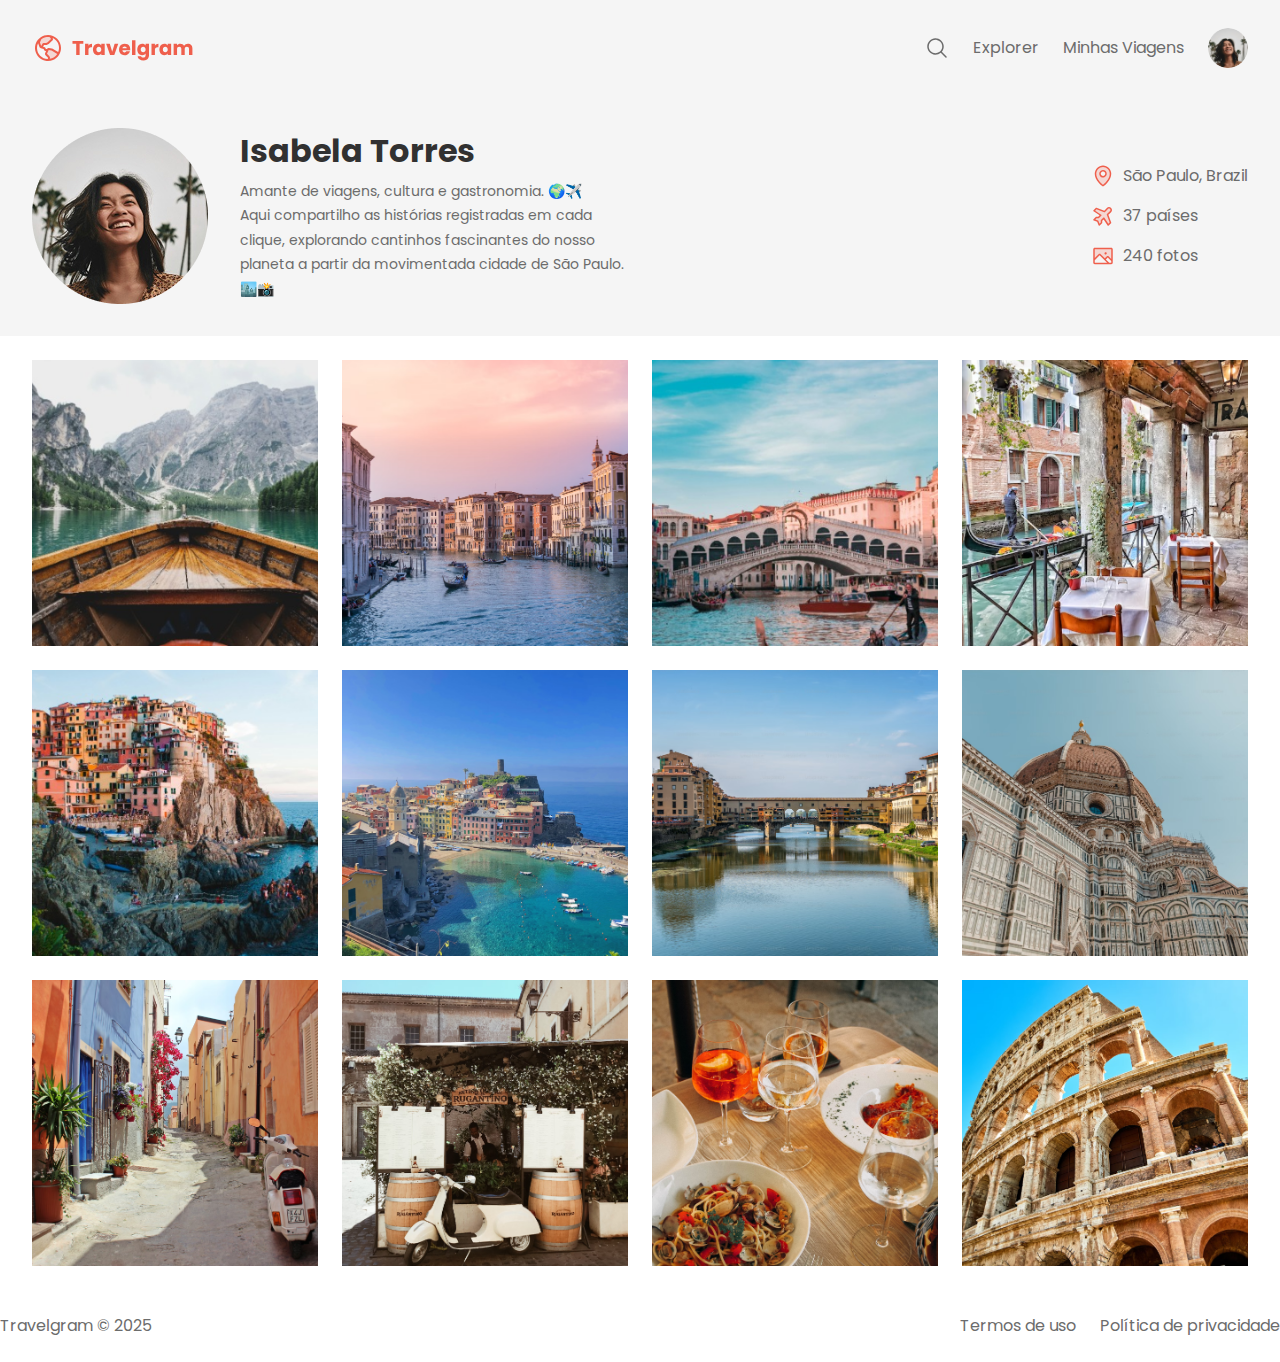
<file: index.html>
<!DOCTYPE html>
<html lang="en">
  <head>
    <meta charset="UTF-8" />
    <meta name="viewport" content="width=device-width, initial-scale=1.0" />
    <title>Travelgram | Perfil de viagens</title>
    <link rel="stylesheet" href="styles/index.css" />
    <link rel="preconnect" href="https://fonts.googleapis.com" />
    <link rel="preconnect" href="https://fonts.gstatic.com" crossorigin />
    <link
      href="https://fonts.googleapis.com/css2?family=Poppins:wght@400;700&family=Roboto:ital,wght@0,100;0,300;0,400;0,500;0,700;0,900;1,100;1,300;1,400;1,500;1,700;1,900&display=swap"
      rel="stylesheet"
    />
  </head>
  <body>
    <div class="bg-surface-color">
      <nav class="container">
        <a href="#" id="logo">
          <img src="assets/Logo.svg" alt="Logomarca" />
        </a>

        <ul id="primary-menu">
          <li>
            <a href="">
              <img src="assets/icons/MagnifyingGlass.svg" alt="" />
            </a>
          </li>
          <li><a href="#">Explorer</a></li>
          <li><a href="#">Minhas Viagens</a></li>
          <li>
            <a href="#">
              <img src="assets/images/Profile pic.png" alt="" />
            </a>
          </li>
        </ul>
      </nav>
      <header>
        <div class="container">
          <div id="profile">
            <img src="assets/images/Profile pic.png" alt="" />
            <div>
              <h1>Isabela Torres</h1>
              <p>
                Amante de viagens, cultura e gastronomia. 🌍✈️ <br />
                Aqui compartilho as histórias registradas em cada clique,
                explorando cantinhos fascinantes do nosso planeta a partir da
                movimentada cidade de São Paulo. 🏙️📸
              </p>
            </div>
          </div>

          <ul id="info">
            <li>
              <img src="assets/icons/MapPin.svg" alt="" />
              <span>São Paulo, Brazil</span>
            </li>
            <li>
              <img src="assets/icons/AirplaneTilt.svg" alt="" />
              <span>37 países</span>
            </li>
            <li>
              <img src="assets/icons/Image.svg" alt="" />
              <span>240 fotos</span>
            </li>
          </ul>
        </div>
      </header>
    </div>
    <main class="container">
      <img src="assets/images/Image 01.png" alt="" />
      <img src="assets/images/Image 02.png" alt="" />
      <img src="assets/images/Image 03.png" alt="" />
      <img src="assets/images/Image 04.png" alt="" />
      <img src="assets/images/Image 05.png" alt="" />
      <img src="assets/images/Image 06.png" alt="" />
      <img src="assets/images/Image 07.png" alt="" />
      <img src="assets/images/Image 08.png" alt="" />
      <img src="assets/images/Image 09.png" alt="" />
      <img src="assets/images/Image 10.png" alt="" />
      <img src="assets/images/Image 11.png" alt="" />
      <img src="assets/images/Image 12.png" alt="" />
    </main>

    <footer class="footer">
      <span> Travelgram &copy; 2025</span>
      <span>Termos de uso</span>
      <span>Política de privacidade</span>
    </footer>
  </body>
</html>
</file>
<file: styles/index.css>
@import url(global.css);
@import url(nav.css);
@import url(header.css);
@import url(main.css);
@import url(footer.css);
</file>
